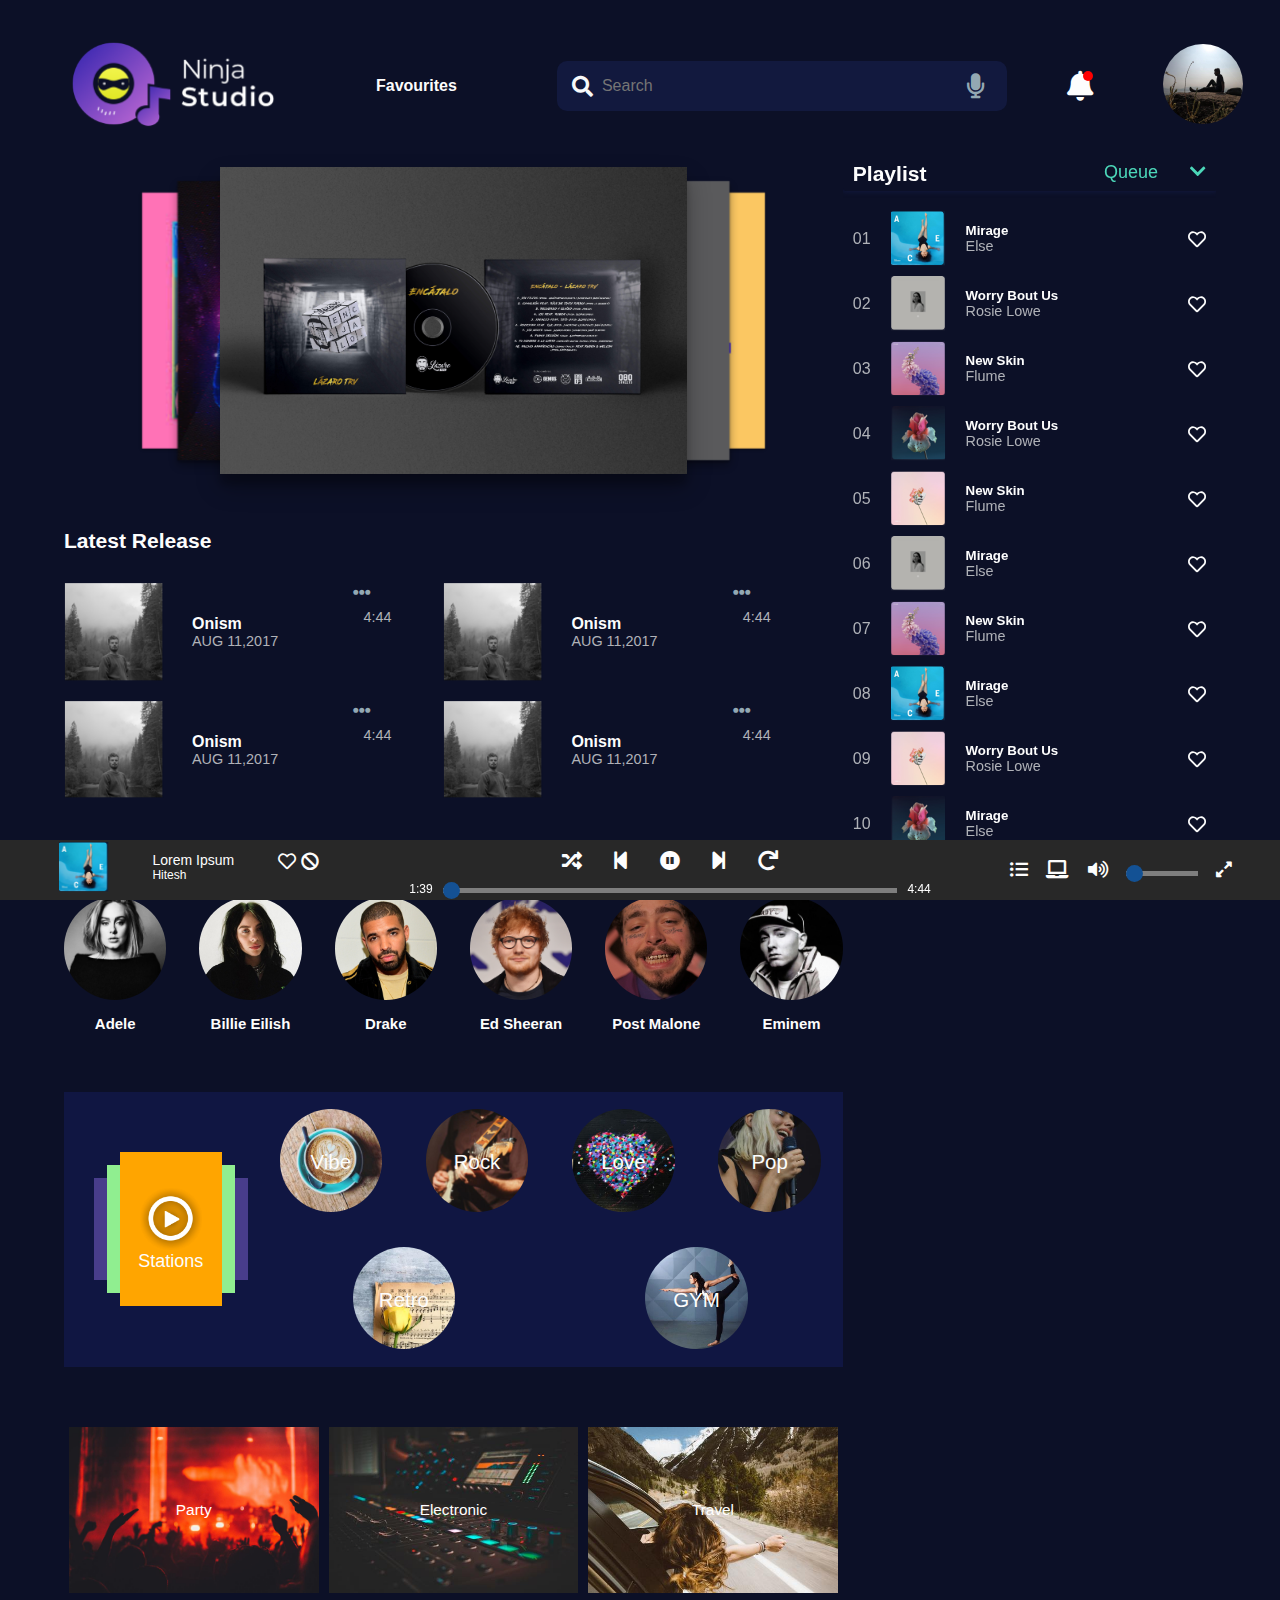
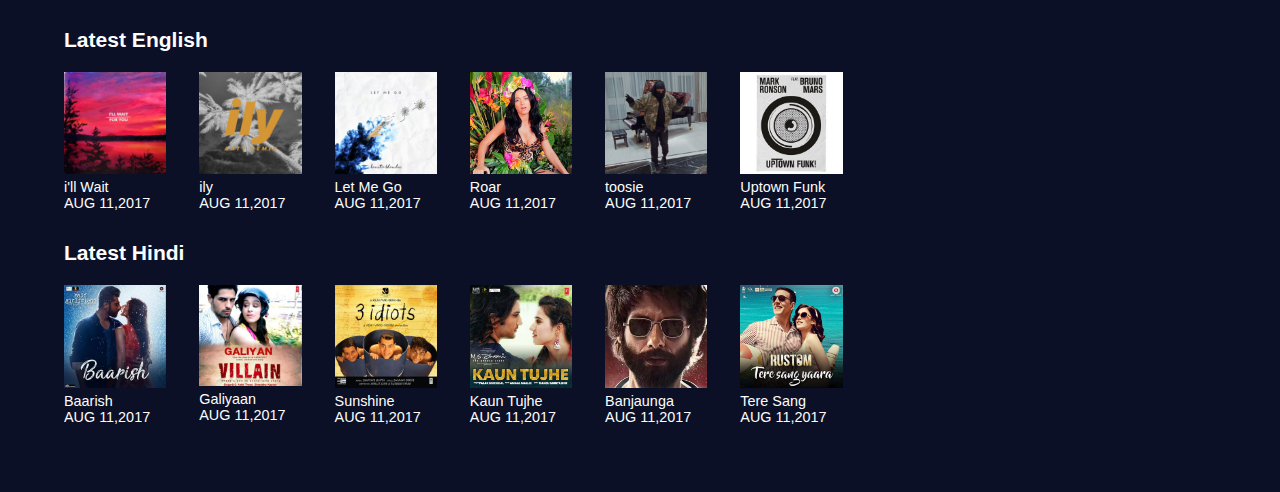
<file: index.html>
<!DOCTYPE html>
<html lang="en">
  <head>
    <meta charset="UTF-8" />
    <meta http-equiv="X-UA-Compatible" content="IE=edge" />
    <meta name="viewport" content="width=device-width, initial-scale=1.0" />
    <link
      rel="stylesheet"
      href="https://cdnjs.cloudflare.com/ajax/libs/font-awesome/5.15.4/css/all.min.css"
      integrity="sha512-1ycn6IcaQQ40/MKBW2W4Rhis/DbILU74C1vSrLJxCq57o941Ym01SwNsOMqvEBFlcgUa6xLiPY/NS5R+E6ztJQ=="
      crossorigin="anonymous"
      referrerpolicy="no-referrer"
    />
    <link rel="stylesheet" href="css/style.css" />
    <title>Ninja Studio</title>
  </head>
  <body>
    <header id="top-header" class="flex">
      <div class="left-section">
        <div class="brand">
          <a href="index.html" style="cursor: pointer;"><img src="assets/images/logo_big.png" alt="" srcset="" /></a>
        </div>
        <div class="favs">
          <h4 class="title">Favourites</h4>
        </div>
      </div>
      <div class="right-section">
        <!--Song Search -->
        <div id="song-search">
          <i class="fas fa-search"></i>
          <input type="text" name="search" placeholder="Search" />
          <i class="fas fa-microphone"></i>
        </div>
        <!-- Notification -->
        <div class="notification">
          <div class="notification-container">
            <i class="fas fa-bell"></i>
            <div class="notification-dot"></div>
          </div>
        </div>
        <!-- User profile pic -->
        <div class="profile-pic">
          <img src="assets/images/profle pic.jpeg" alt="Profile Picture" />
        </div>
      </div>
    </header>
    <!-- main -->
    <div class="bifurcate container flex">
      <main>
        <!-- carosuel with only html and css only  -->
        <section id="slider">
          <input type="radio" name="slider" id="s1" />
          <input type="radio" name="slider" id="s2" />
          <input type="radio" name="slider" id="s3" checked />
          <input type="radio" name="slider" id="s4" />
          <input type="radio" name="slider" id="s5" />
          <label for="s1" id="slide1">
            <img
              src="assets/images/carousel/img1.jpg"
              height="100%"
              width="100%"
            />
          </label>
          <label for="s2" id="slide2">
            <img
              src="assets/images/carousel/img2.jpg"
              height="100%"
              width="100%"
            />
          </label>
          <label for="s3" id="slide3">
            <img
              src="assets/images/carousel/img3.jpg"
              height="100%"
              width="100%"
            />
          </label>
          <label for="s4" id="slide4">
            <img
              src="assets/images/carousel/img4.jpg"
              height="100%"
              width="100%"
            />
          </label>
          <label for="s5" id="slide5">
            <img
              src="assets/images/carousel/img5.jpg"
              height="100%"
              width="100%"
            />
          </label>
        </section>
        <!-- Latest Releases -->
        <section class="latest-release">
            <h3 class="title">Latest Release</h3>
            <div class="latest-releases">
               <div class="releases flex">
                  <div class="left-section">
                    <img src="assets/images/latest-release/latest_release.png" alt="release">
                    <div class="song-title">
                        <h4 class="title">Onism</h4>
                        <p class='times'><time>AUG 11,2017</time></p>
                    </div>
                  </div>
                  <div class="right-section">
                    <a href="#"><i class="fas fa-ellipsis-h block"></i></a>
                    <p class="time"><time>4:44</time></p>
                  </div>
               </div>
               <div class="releases flex">
                <div class="left-section">
                  <img src="assets/images/latest-release/latest_release.png" alt="release">
                  <div class="song-title">
                      <h4 class="title">Onism</h4>
                      <p class='times'><time>AUG 11,2017</time></p>
                  </div>
                </div>
                <div class="right-section">
                  <a href="#"><i class="fas fa-ellipsis-h block"></i></a>
                  <p class="time"><time>4:44</time></p>
                </div>
             </div>


             <div class="releases flex">
              <div class="left-section">
                <img src="assets/images/latest-release/latest_release.png" alt="release">
                <div class="song-title">
                    <h4 class="title">Onism</h4>
                    <p class='times'><time>AUG 11,2017</time></p>
                </div>
              </div>
              <div class="right-section">
                <a href="#"><i class="fas fa-ellipsis-h block"></i></a>
                <p class="time"><time>4:44</time></p>
              </div>
           </div>

           <div class="releases flex">
            <div class="left-section">
              <img src="assets/images/latest-release/latest_release.png" alt="release">
              <div class="song-title">
                  <h4 class="title">Onism</h4>
                  <p class='times'><time>AUG 11,2017</time></p>
              </div>
            </div>
            <div class="right-section">
              <a href="#"><i class="fas fa-ellipsis-h block"></i></a>
              <p class="time"><time>4:44</time></p>
            </div>
         </div>
            </div>
            <div id="dropdown-show" class="drop-down">
              <ul>
                <li><a href="#">Playlist</a></li>
                <li><a href="#">Favourite Songs</a></li>
              </ul>
            </div>
        </section>
        <!-- popular artists -->
        <section class="popular-artist">
          <h3 class="title">Popular Artists</h3>
            <div class="artists">
              <div class="artist">
                <a href="artist.html"><img src="assets/images/artist/adele.jpg" alt="adele"></a>
                <h5>Adele</h5>
             </div> 
             <div class="artist">
              <a href="artist.html"><img src="assets/images/artist/billie eilish.jpg" alt="billie eilish"></a>
                <h5>Billie Eilish</h5>
             </div>
             <div class="artist">
              <a href="artist.html"><img src="assets/images/artist/drake.jpg" alt="drake"></a>
               <h5>Drake</h5>
             </div>
             <div class="artist">
              <a href="artist.html"><img src="assets/images/artist/ed sheeran.jpg" alt="ed sheeran"></a>
               <h5>Ed Sheeran</h5>
             </div>
             <div class="artist">
              <a href="artist.html"><img src="assets/images/artist/posty.png" alt="Post Malone"></a>
               <h5>Post Malone</h5>
             </div> 
             <div class="artist">
              <a href="artist.html"><img src="assets/images/artist/eminem.jpg" alt="Eminem"></a>
              <h5>Eminem</h5>
            </div> 
            </div>    
        </section>
        <!-- stations -->
        <div class="music-themes">
          <!-- this div will be the logo of music themes, see the output, the one with 3 squares/rects  -->
          <!-- the logo with orange, green and yellow color -->
          <div class="stations">
              <div id="div1">
                  <div id="div2">
                      <div id="div3">
                          <img src="assets/icons/play.png">
                          <p>Stations</p>
                      </div>
                  </div>
              </div>
          </div>
          <!-- this is the content part of them themes -->
          <!-- the one which changes colors on hover -->
          <div class="theme-main">
              <div class="theme-content">
                  <img src="assets/images/stations/chill.jpg">
                  <p>Vibe</p>
              </div>
              <div class="theme-content">
                  <img src="assets/images/stations/rock.jpg">
                  <p>Rock</p>
              </div>
              <div class="theme-content">
                  <img src="assets/images/stations/love.jpg">
                  <p>Love</p>
              </div>
              <div class="theme-content">
                  <img src="assets/images/stations/pop.jpg">
                  <p>Pop</p>
              </div>
              <div class="theme-content">
                  <img src="assets/images/stations/retro.jpg">
                  <p>Retro</p>
              </div>
              <div class="theme-content">
                  <img src="assets/images/stations/workout.jpg">
                  <p>GYM</p>
              </div>
          </div>
          
        </div>
        <div class="music-themes-2">
        <!-- 3 divs content -->
        <div class="outer-div">
            <div class="inner-div">
                <span>Party</span>
            </div>
        </div>
        <div class="outer-div">
            <div class="inner-div">
                <span>Electronic</span>
            </div>
        </div>
        <div class="outer-div">
            <div class="inner-div">
                <span>Travel</span>
            </div>
        </div>
        </div>
        <!-- lastest English -->
        <section class="latest-english">
          <h3 class="title">Latest English</h3>
          <div class="songs flex">
             <div class="song">
                <img src="assets/images/songs/latest_english/I'll Wait.jpg" alt="i'll Wait">
                <div class="desc">
                   <p>i'll Wait</p>
                   <p class="times">AUG 11,2017</p>
                </div>
             </div>
             <div class="song">
              <img src="assets/images/songs/latest_english/ily.jpg" alt="ily">
              <div class="desc">
                 <p>ily</p>
                 <p class="times">AUG 11,2017</p>
              </div>
             </div>
             <div class="song">
              <img src="assets/images/songs/latest_english/let me go.jpg" alt="let Me go">
              <div class="desc">
                 <p>Let Me Go</p>
                 <p class="times">AUG 11,2017</p>
              </div>
             </div>
             <div class="song">
              <img src="assets/images/songs/latest_english/roar.jpg" alt="roar">
              <div class="desc">
                 <p>Roar</p>
                 <p class="times">AUG 11,2017</p>
              </div>
             </div>
             <div class="song">
              <img src="assets/images/songs/latest_english/toosie slide.jpg" alt="toosie">
              <div class="desc">
                 <p>toosie</p>
                 <p class="times">AUG 11,2017</p>
              </div>
             </div>
             <div class="song">
              <img src="assets/images/songs/latest_english/uptown funk.png" alt="ily">
              <div class="desc">
                 <p>Uptown Funk</p>
                 <p class="times">AUG 11,2017</p>
              </div>
             </div>  
          </div>
        </section> 
        <!-- latest Hindi -->
        <section class="latest-hindi">
          <h3 class="title">Latest Hindi</h3>
          <div class="songs flex">
          <div class="song">
          <img src="assets/images/songs/latest_hindi/baarish.jpeg" alt="baarish">
          <div class="desc">
             <p>Baarish</p>
             <p class="times">AUG 11,2017</p>
          </div>
          </div>
          <div class="song">
        <img src="assets/images/songs/latest_hindi/galiyaan.jpg" alt="galiyaan">
        <div class="desc">
           <p>Galiyaan</p>
           <p class="times">AUG 11,2017</p>
        </div>
          </div>
          <div class="song">
          <img src="assets/images/songs/latest_hindi/giveme some sunshine.jpg" alt="Give me some sunshine">
          <div class="desc">
            <p>Sunshine</p>
            <p class="times">AUG 11,2017</p>
          </div>
          </div>
          <div class="song">
            <img src="assets/images/songs/latest_hindi/kaun tujhe.jpg" alt="kaun tuje">
            <div class="desc">
              <p>Kaun Tujhe</p>
              <p class="times">AUG 11,2017</p>
            </div>
          </div>
          <div class="song">
            <img src="assets/images/songs/latest_hindi/tera ban jaunga.jpg" alt="Banjaunga">
            <div class="desc">
              <p>Banjaunga</p>
              <p class="times">AUG 11,2017</p>
            </div>
          </div>
          <div class="song">
            <img src="assets/images/songs/latest_hindi/tere sang yara.jpg" alt="tere sang yaara">
            <div class="desc">
              <p>Tere Sang</p>
              <p class="times">AUG 11,2017</p>
            </div>
          </div>
         </div>
        </section>
      </main>
      <!-- Aside section -->
      <aside>
        <!-- Top Section -->
        <div class="queue-top">
          <div class="queue-link flex">
            <h3>Playlist</h3>
            <a href="#dropdown-show" class="q-link">
              <span>Queue</span><i class="fas fa-chevron-down"></i>
              <div id="dropdown-show" class="drop-down">
                <ul>
                  <li><a href="#">Playlist</a></li>
                  <li><a href="#">Favourite Songs</a></li>
                </ul>
              </div> 
            </a>
        </div>
        </div>
        <!-- queue items -->
        <div class="queue-items">
           <div class="item">
            <div class="left-section">
            <p>01</p>
            <img src="assets/images/queue items/1.png"/>
            <div>
              <h5 class="title">Mirage</h5>
              <p>Else</p>
            </div>
          </div>
          <div class="right-section">  
            <i class="far fa-heart"></i>
          </div>  
          </div>
          <div class="item">
            <div class="left-section">
              <p>02</p>
              <img src="assets/images/queue items/2.png"/>
              <div>
                 <h5 class="title">Worry Bout Us</h5>
                 <p>Rosie Lowe</p>
              </div>
            </div>
            <div class="right-section">
              <i class="far fa-heart"></i>
            </div>
          </div>
          <div class="item">
            <div class="left-section">
            <p>03</p>
            <img src="assets/images/queue items/3.png"/>
            <div>
              <h5 class="title">New Skin</h5>
              <p>Flume</p>
            </div>
            </div>
            <div class="right-section">
            <i class="far fa-heart"></i>
            </div>
          </div>
          <div class="item">
            <div class="left-section">
            <p>04</p>
            <img src="assets/images/queue items/4.png"/>
            <div>
              <h5 class="title">Worry Bout Us</h5>
              <p>Rosie Lowe</p>
            </div>
          </div>
          <div class="right-section">
            <i class="far fa-heart"></i>
          </div>
          </div>
          <div class="item ">
            <div class="left-section">
            <p>05</p>
            <img src="assets/images/queue items/5.png"/>
            <div>
              <h5 class="title">New Skin</h5>
              <p>Flume</p>
            </div>
            </div>
            <div class="right-section">
            <i class="far fa-heart"></i>
            </div>
          </div>
          <div class="item ">
            <div class="left-section">
            <p>06</p>
            <img src="assets/images/queue items/2.png"/>
            <div>
              <h5 class="title">Mirage</h5>
              <p>Else</p>
            </div>
            </div>
            <div class="right-section">
            <i class="far fa-heart"></i>
            </div>
          </div>
          <div class="item ">
            <div class="left-section">
            <p>07</p>
            <img src="assets/images/queue items/3.png"/>
            <div>
              <h5 class="title">New Skin</h5>
              <p>Flume</p>
            </div></div>
            <div class="right-section">
            <i class="far fa-heart"></i>
            </div>
          </div>
          <div class="item ">
            <div class="left-section">
            <p>08</p>
            <img src="assets/images/queue items/1.png"/>
            <div>
              <h5 class="title">Mirage</h5>
              <p>Else</p>
            </div>
            </div>
            <div class="right-section">
            <i class="far fa-heart"></i>
          </div>
          </div>
          <div class="item">
          <div class="left-section">
            <p>09</p>
            <img src="assets/images/queue items/5.png"/>
            <div>
              <h5 class="title">Worry Bout Us</h5>
              <p>Rosie Lowe</p>
            </div>
            </div>
            <div class="right-section">
            <i class="far fa-heart"></i>
          </div>
          </div>
          <div class="item">
            <div class="left-section">
            <p>10</p>
            <img src="assets/images/queue items/4.png"/>
            <div>
              <h5 class="title">Mirage</h5>
              <p>Else</p>
            </div>
            </div>
            <div class="right-section">
            <i class="far fa-heart"></i>
            </div>
          </div>
          <div class="item ">
            <div class="left-section">
            <p>11</p>
            <img src="assets/images/queue items/1.png"/>
            <div>
              <h5 class="title">Worry Bout Us</h5>
              <p>Rosie Lowe</p>
            </div>
            </div>
            <div class="right-section">
            <i class="far fa-heart"></i>
            </div>
          </div>
          <div class="item ">
            <div class="left-section">
            <p>12</p>
            <img src="assets/images/queue items/2.png"/>
            <div>
              <h5 class="title">Mirage</h5>
              <p>Else</p>
            </div>
            </div>
            <div class="right-section">
            <i class="far fa-heart"></i>
            </div>
          </div>
          <div class="item ">
            <div class="left-section">
            <p>13</p>
            <img src="assets/images/queue items/3.png"/>
            <div>
              <h5 class="title">New Skin</h5>
              <p>Flume</p>
            </div></div>
            <div class="right-section">
             <i class="far fa-heart"></i>
            </div>
          </div>
          <div class="item ">
            <div class="left-section">
            <p>14</p>
            <img src="assets/images/queue items/5.png"/>
            <div>
              <h5 class="title">Mirage</h5>
              <p>Else</p>
            </div>
            </div>
            <div class="right-section">
            <i class="far fa-heart"></i></div>
          </div>
          <div class="item ">
            <div class="left-section">
            <p>15</p>
            <img src="assets/images/queue items/3.png"/>
            <div>
              <h5 class="title">New Skin</h5>
              <p>Flume</p>
            </div></div>
            <div class="right-section">
             <i class="far fa-heart"></i>
            </div>
          </div>
        </div>
      </aside>
    </div>
    <!-- music player -->
    <footer>
      <div class="active-song-description">
          <!-- song image -->
          <div id="song-image">
              <img src="assets/images/queue items/1.png">
          </div>
          <!-- song name and author -->
          <div class="song-desc">
              <div>
                  Lorem Ipsum
              </div>
              <div>
                  Hitesh
              </div>
          </div>
              <!-- heart icon and ban icon -->
          <div class="heart-and-ban-icon">
              <span>
              <i class="far fa-heart"></i>
              </span>
              <span>
                  <i class="fas fa-ban"></i>
              </span>
          </div>
      </div>
      <!-- these are the main player controls -->
      <div class="player">
          <div class="controls">
              <div><i class="fas fa-random"></i></div>
              <div> <i class="fas fa-step-backward"></i></div>
              <div><i class="fas fa-pause-circle"></i></div>
              <div><i class="fas fa-step-forward"></i></div>
              <div><i class="fas fa-redo"></i></div>
          </div>
          <div id="slider">
              <!-- current time -->
              <div class="time">
                  1:39
              </div>
              <div class="slidecontainer">
                  <input type="range" min="0" max="100" value="0" class="slider" id="myRange">
              </div>
              <!-- total time -->
              <div class="time">
                  4:44
              </div>
          </div>
      </div>
      <div class="extras">
          <div>
            <i class="fas fa-list-ul"></i>
          </div>
          <div>
              <i class="fas fa-laptop"></i>
          </div>
          <div>
             <i class="fas fa-volume-up"></i>
          </div>
          <div class="slidecontainer" style="width:30%;">
              <input type="range" min="0" max="100" value="0" class="slider" id="myRange" style="margin-top:0px;">
          </div>
          <div><i class="fas fa-expand-alt"></i>
          </div>
      </div>
  </footer>
  </body>
</html>
</file>
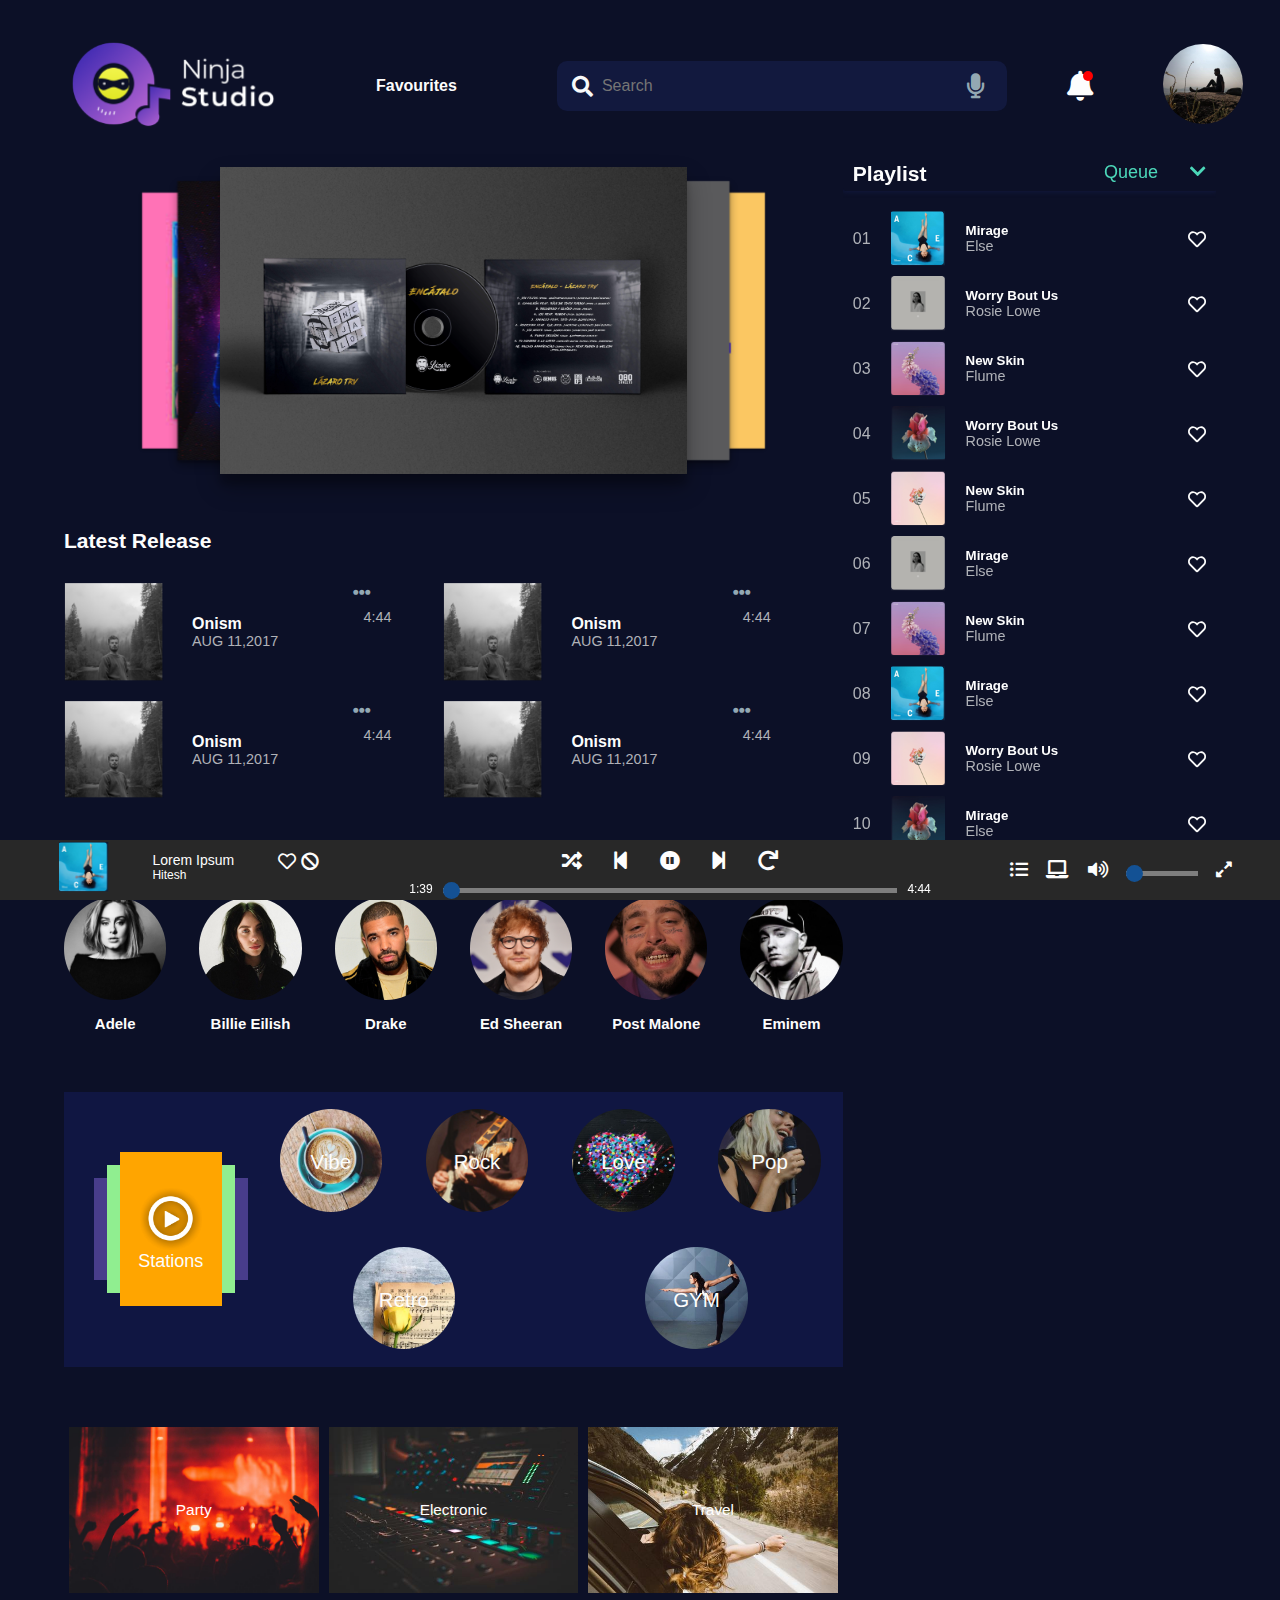
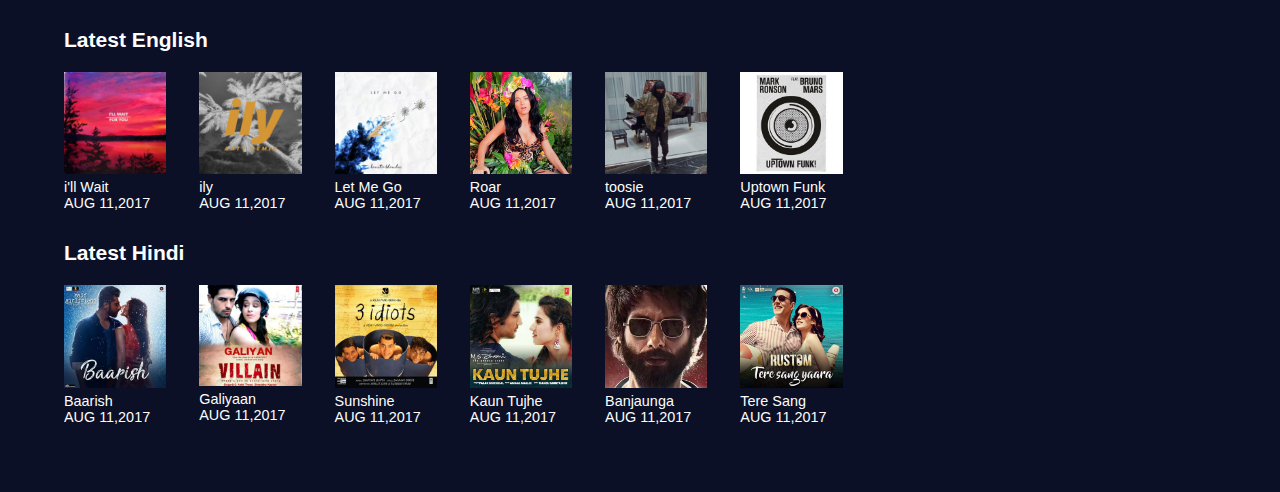
<file: html/index.html>
<!DOCTYPE html>
<html lang="en">
  <head>
    <meta charset="UTF-8" />
    <meta http-equiv="X-UA-Compatible" content="IE=edge" />
    <meta name="viewport" content="width=device-width, initial-scale=1.0" />
    <link
      rel="stylesheet"
      href="https://cdnjs.cloudflare.com/ajax/libs/font-awesome/5.15.4/css/all.min.css"
      integrity="sha512-1ycn6IcaQQ40/MKBW2W4Rhis/DbILU74C1vSrLJxCq57o941Ym01SwNsOMqvEBFlcgUa6xLiPY/NS5R+E6ztJQ=="
      crossorigin="anonymous"
      referrerpolicy="no-referrer"
    />
    <link rel="stylesheet" href="../css/style.css" />
    <title>Ninja Studio</title>
  </head>
  <body>
    <header id="top-header" class="flex">
      <div class="left-section">
        <div class="brand">
          <a href="index.html" style="cursor: pointer;"><img src="../assets/images/logo_big.png" alt="" srcset="" /></a>
        </div>
        <div class="favs">
          <h4 class="title">Favourites</h4>
        </div>
      </div>
      <div class="right-section">
        <!--Song Search -->
        <div id="song-search">
          <i class="fas fa-search"></i>
          <input type="text" name="search" placeholder="Search" />
          <i class="fas fa-microphone"></i>
        </div>
        <!-- Notification -->
        <div class="notification">
          <div class="notification-container">
            <i class="fas fa-bell"></i>
            <div class="notification-dot"></div>
          </div>
        </div>
        <!-- User profile pic -->
        <div class="profile-pic">
          <img src="../assets/images/profle pic.jpeg" alt="Profile Picture" />
        </div>
      </div>
    </header>
    <!-- main -->
    <div class="bifurcate container flex">
      <main>
        <!-- carosuel with only html and css only  -->
        <section id="slider">
          <input type="radio" name="slider" id="s1" />
          <input type="radio" name="slider" id="s2" />
          <input type="radio" name="slider" id="s3" checked />
          <input type="radio" name="slider" id="s4" />
          <input type="radio" name="slider" id="s5" />
          <label for="s1" id="slide1">
            <img
              src="../assets/images/carousel/img1.jpg"
              height="100%"
              width="100%"
            />
          </label>
          <label for="s2" id="slide2">
            <img
              src="../assets/images/carousel/img2.jpg"
              height="100%"
              width="100%"
            />
          </label>
          <label for="s3" id="slide3">
            <img
              src="../assets/images/carousel/img3.jpg"
              height="100%"
              width="100%"
            />
          </label>
          <label for="s4" id="slide4">
            <img
              src="../assets/images/carousel/img4.jpg"
              height="100%"
              width="100%"
            />
          </label>
          <label for="s5" id="slide5">
            <img
              src="../assets/images/carousel/img5.jpg"
              height="100%"
              width="100%"
            />
          </label>
        </section>
        <!-- Latest Releases -->
        <section class="latest-release">
            <h3 class="title">Latest Release</h3>
            <div class="latest-releases">
               <div class="releases flex">
                  <div class="left-section">
                    <img src="../assets/images/latest-release/latest_release.png" alt="release">
                    <div class="song-title">
                        <h4 class="title">Onism</h4>
                        <p class='times'><time>AUG 11,2017</time></p>
                    </div>
                  </div>
                  <div class="right-section">
                    <a href="#"><i class="fas fa-ellipsis-h block"></i></a>
                    <p class="time"><time>4:44</time></p>
                  </div>
               </div>
               <div class="releases flex">
                <div class="left-section">
                  <img src="../assets/images/latest-release/latest_release.png" alt="release">
                  <div class="song-title">
                      <h4 class="title">Onism</h4>
                      <p class='times'><time>AUG 11,2017</time></p>
                  </div>
                </div>
                <div class="right-section">
                  <a href="#"><i class="fas fa-ellipsis-h block"></i></a>
                  <p class="time"><time>4:44</time></p>
                </div>
             </div>


             <div class="releases flex">
              <div class="left-section">
                <img src="../assets/images/latest-release/latest_release.png" alt="release">
                <div class="song-title">
                    <h4 class="title">Onism</h4>
                    <p class='times'><time>AUG 11,2017</time></p>
                </div>
              </div>
              <div class="right-section">
                <a href="#"><i class="fas fa-ellipsis-h block"></i></a>
                <p class="time"><time>4:44</time></p>
              </div>
           </div>

           <div class="releases flex">
            <div class="left-section">
              <img src="../assets/images/latest-release/latest_release.png" alt="release">
              <div class="song-title">
                  <h4 class="title">Onism</h4>
                  <p class='times'><time>AUG 11,2017</time></p>
              </div>
            </div>
            <div class="right-section">
              <a href="#"><i class="fas fa-ellipsis-h block"></i></a>
              <p class="time"><time>4:44</time></p>
            </div>
         </div>
            </div>
            <div id="dropdown-show" class="drop-down">
              <ul>
                <li><a href="#">Playlist</a></li>
                <li><a href="#">Favourite Songs</a></li>
              </ul>
            </div>
        </section>
        <!-- popular artists -->
        <section class="popular-artist">
          <h3 class="title">Popular Artists</h3>
            <div class="artists">
              <div class="artist">
                <a href="artist.html"><img src="../assets/images/artist/adele.jpg" alt="adele"></a>
                <h5>Adele</h5>
             </div> 
             <div class="artist">
              <a href="artist.html"><img src="../assets/images/artist/billie eilish.jpg" alt="billie eilish"></a>
                <h5>Billie Eilish</h5>
             </div>
             <div class="artist">
              <a href="artist.html"><img src="../assets/images/artist/drake.jpg" alt="drake"></a>
               <h5>Drake</h5>
             </div>
             <div class="artist">
              <a href="artist.html"><img src="../assets/images/artist/ed sheeran.jpg" alt="ed sheeran"></a>
               <h5>Ed Sheeran</h5>
             </div>
             <div class="artist">
              <a href="artist.html"><img src="../assets/images/artist/posty.png" alt="Post Malone"></a>
               <h5>Post Malone</h5>
             </div> 
             <div class="artist">
              <a href="artist.html"><img src="../assets/images/artist/eminem.jpg" alt="Eminem"></a>
              <h5>Eminem</h5>
            </div> 
            </div>    
        </section>
        <!-- stations -->
        <div class="music-themes">
          <!-- this div will be the logo of music themes, see the output, the one with 3 squares/rects  -->
          <!-- the logo with orange, green and yellow color -->
          <div class="stations">
              <div id="div1">
                  <div id="div2">
                      <div id="div3">
                          <img src="../assets/icons/play.png">
                          <p>Stations</p>
                      </div>
                  </div>
              </div>
          </div>
          <!-- this is the content part of them themes -->
          <!-- the one which changes colors on hover -->
          <div class="theme-main">
              <div class="theme-content">
                  <img src="../assets/images/stations/chill.jpg">
                  <p>Vibe</p>
              </div>
              <div class="theme-content">
                  <img src="../assets/images/stations/rock.jpg">
                  <p>Rock</p>
              </div>
              <div class="theme-content">
                  <img src="../assets/images/stations/love.jpg">
                  <p>Love</p>
              </div>
              <div class="theme-content">
                  <img src="../assets/images/stations/pop.jpg">
                  <p>Pop</p>
              </div>
              <div class="theme-content">
                  <img src="../assets/images/stations/retro.jpg">
                  <p>Retro</p>
              </div>
              <div class="theme-content">
                  <img src="../assets/images/stations/workout.jpg">
                  <p>GYM</p>
              </div>
          </div>
          
        </div>
        <div class="music-themes-2">
        <!-- 3 divs content -->
        <div class="outer-div">
            <div class="inner-div">
                <span>Party</span>
            </div>
        </div>
        <div class="outer-div">
            <div class="inner-div">
                <span>Electronic</span>
            </div>
        </div>
        <div class="outer-div">
            <div class="inner-div">
                <span>Travel</span>
            </div>
        </div>
        </div>
        <!-- lastest English -->
        <section class="latest-english">
          <h3 class="title">Latest English</h3>
          <div class="songs flex">
             <div class="song">
                <img src="../assets/images/songs/latest_english/I'll Wait.jpg" alt="i'll Wait">
                <div class="desc">
                   <p>i'll Wait</p>
                   <p class="times">AUG 11,2017</p>
                </div>
             </div>
             <div class="song">
              <img src="../assets/images/songs/latest_english/ily.jpg" alt="ily">
              <div class="desc">
                 <p>ily</p>
                 <p class="times">AUG 11,2017</p>
              </div>
             </div>
             <div class="song">
              <img src="../assets/images/songs/latest_english/let me go.jpg" alt="let Me go">
              <div class="desc">
                 <p>Let Me Go</p>
                 <p class="times">AUG 11,2017</p>
              </div>
             </div>
             <div class="song">
              <img src="../assets/images/songs/latest_english/roar.jpg" alt="roar">
              <div class="desc">
                 <p>Roar</p>
                 <p class="times">AUG 11,2017</p>
              </div>
             </div>
             <div class="song">
              <img src="../assets/images/songs/latest_english/toosie slide.jpg" alt="toosie">
              <div class="desc">
                 <p>toosie</p>
                 <p class="times">AUG 11,2017</p>
              </div>
             </div>
             <div class="song">
              <img src="../assets/images/songs/latest_english/uptown funk.png" alt="ily">
              <div class="desc">
                 <p>Uptown Funk</p>
                 <p class="times">AUG 11,2017</p>
              </div>
             </div>  
          </div>
        </section> 
        <!-- latest Hindi -->
        <section class="latest-hindi">
          <h3 class="title">Latest Hindi</h3>
          <div class="songs flex">
          <div class="song">
          <img src="../assets/images/songs/latest_hindi/baarish.jpeg" alt="baarish">
          <div class="desc">
             <p>Baarish</p>
             <p class="times">AUG 11,2017</p>
          </div>
          </div>
          <div class="song">
        <img src="../assets/images/songs/latest_hindi/galiyaan.jpg" alt="galiyaan">
        <div class="desc">
           <p>Galiyaan</p>
           <p class="times">AUG 11,2017</p>
        </div>
          </div>
          <div class="song">
          <img src="../assets/images/songs/latest_hindi/giveme some sunshine.jpg" alt="Give me some sunshine">
          <div class="desc">
            <p>Sunshine</p>
            <p class="times">AUG 11,2017</p>
          </div>
          </div>
          <div class="song">
            <img src="../assets/images/songs/latest_hindi/kaun tujhe.jpg" alt="kaun tuje">
            <div class="desc">
              <p>Kaun Tujhe</p>
              <p class="times">AUG 11,2017</p>
            </div>
          </div>
          <div class="song">
            <img src="../assets/images/songs/latest_hindi/tera ban jaunga.jpg" alt="Banjaunga">
            <div class="desc">
              <p>Banjaunga</p>
              <p class="times">AUG 11,2017</p>
            </div>
          </div>
          <div class="song">
            <img src="../assets/images/songs/latest_hindi/tere sang yara.jpg" alt="tere sang yaara">
            <div class="desc">
              <p>Tere Sang</p>
              <p class="times">AUG 11,2017</p>
            </div>
          </div>
         </div>
        </section>
      </main>
      <!-- Aside section -->
      <aside>
        <!-- Top Section -->
        <div class="queue-top">
          <div class="queue-link flex">
            <h3>Playlist</h3>
            <a href="#dropdown-show" class="q-link">
              <span>Queue</span><i class="fas fa-chevron-down"></i>
              <div id="dropdown-show" class="drop-down">
                <ul>
                  <li><a href="#">Playlist</a></li>
                  <li><a href="#">Favourite Songs</a></li>
                </ul>
              </div> 
            </a>
        </div>
        </div>
        <!-- queue items -->
        <div class="queue-items">
           <div class="item">
            <div class="left-section">
            <p>01</p>
            <img src="../assets/images/queue items/1.png"/>
            <div>
              <h5 class="title">Mirage</h5>
              <p>Else</p>
            </div>
          </div>
          <div class="right-section">  
            <i class="far fa-heart"></i>
          </div>  
          </div>
          <div class="item">
            <div class="left-section">
              <p>02</p>
              <img src="../assets/images/queue items/2.png"/>
              <div>
                 <h5 class="title">Worry Bout Us</h5>
                 <p>Rosie Lowe</p>
              </div>
            </div>
            <div class="right-section">
              <i class="far fa-heart"></i>
            </div>
          </div>
          <div class="item">
            <div class="left-section">
            <p>03</p>
            <img src="../assets/images/queue items/3.png"/>
            <div>
              <h5 class="title">New Skin</h5>
              <p>Flume</p>
            </div>
            </div>
            <div class="right-section">
            <i class="far fa-heart"></i>
            </div>
          </div>
          <div class="item">
            <div class="left-section">
            <p>04</p>
            <img src="../assets/images/queue items/4.png"/>
            <div>
              <h5 class="title">Worry Bout Us</h5>
              <p>Rosie Lowe</p>
            </div>
          </div>
          <div class="right-section">
            <i class="far fa-heart"></i>
          </div>
          </div>
          <div class="item ">
            <div class="left-section">
            <p>05</p>
            <img src="../assets/images/queue items/5.png"/>
            <div>
              <h5 class="title">New Skin</h5>
              <p>Flume</p>
            </div>
            </div>
            <div class="right-section">
            <i class="far fa-heart"></i>
            </div>
          </div>
          <div class="item ">
            <div class="left-section">
            <p>06</p>
            <img src="../assets/images/queue items/2.png"/>
            <div>
              <h5 class="title">Mirage</h5>
              <p>Else</p>
            </div>
            </div>
            <div class="right-section">
            <i class="far fa-heart"></i>
            </div>
          </div>
          <div class="item ">
            <div class="left-section">
            <p>07</p>
            <img src="../assets/images/queue items/3.png"/>
            <div>
              <h5 class="title">New Skin</h5>
              <p>Flume</p>
            </div></div>
            <div class="right-section">
            <i class="far fa-heart"></i>
            </div>
          </div>
          <div class="item ">
            <div class="left-section">
            <p>08</p>
            <img src="../assets/images/queue items/1.png"/>
            <div>
              <h5 class="title">Mirage</h5>
              <p>Else</p>
            </div>
            </div>
            <div class="right-section">
            <i class="far fa-heart"></i>
          </div>
          </div>
          <div class="item">
          <div class="left-section">
            <p>09</p>
            <img src="../assets/images/queue items/5.png"/>
            <div>
              <h5 class="title">Worry Bout Us</h5>
              <p>Rosie Lowe</p>
            </div>
            </div>
            <div class="right-section">
            <i class="far fa-heart"></i>
          </div>
          </div>
          <div class="item">
            <div class="left-section">
            <p>10</p>
            <img src="../assets/images/queue items/4.png"/>
            <div>
              <h5 class="title">Mirage</h5>
              <p>Else</p>
            </div>
            </div>
            <div class="right-section">
            <i class="far fa-heart"></i>
            </div>
          </div>
          <div class="item ">
            <div class="left-section">
            <p>11</p>
            <img src="../assets/images/queue items/1.png"/>
            <div>
              <h5 class="title">Worry Bout Us</h5>
              <p>Rosie Lowe</p>
            </div>
            </div>
            <div class="right-section">
            <i class="far fa-heart"></i>
            </div>
          </div>
          <div class="item ">
            <div class="left-section">
            <p>12</p>
            <img src="../assets/images/queue items/2.png"/>
            <div>
              <h5 class="title">Mirage</h5>
              <p>Else</p>
            </div>
            </div>
            <div class="right-section">
            <i class="far fa-heart"></i>
            </div>
          </div>
          <div class="item ">
            <div class="left-section">
            <p>13</p>
            <img src="../assets/images/queue items/3.png"/>
            <div>
              <h5 class="title">New Skin</h5>
              <p>Flume</p>
            </div></div>
            <div class="right-section">
             <i class="far fa-heart"></i>
            </div>
          </div>
          <div class="item ">
            <div class="left-section">
            <p>14</p>
            <img src="../assets/images/queue items/5.png"/>
            <div>
              <h5 class="title">Mirage</h5>
              <p>Else</p>
            </div>
            </div>
            <div class="right-section">
            <i class="far fa-heart"></i></div>
          </div>
          <div class="item ">
            <div class="left-section">
            <p>15</p>
            <img src="../assets/images/queue items/3.png"/>
            <div>
              <h5 class="title">New Skin</h5>
              <p>Flume</p>
            </div></div>
            <div class="right-section">
             <i class="far fa-heart"></i>
            </div>
          </div>
        </div>
      </aside>
    </div>
    <!-- music player -->
    <footer>
      <div class="active-song-description">
          <!-- song image -->
          <div id="song-image">
              <img src="../assets/images/queue items/1.png">
          </div>
          <!-- song name and author -->
          <div class="song-desc">
              <div>
                  Lorem Ipsum
              </div>
              <div>
                  Hitesh
              </div>
          </div>
              <!-- heart icon and ban icon -->
          <div class="heart-and-ban-icon">
              <span>
              <i class="far fa-heart"></i>
              </span>
              <span>
                  <i class="fas fa-ban"></i>
              </span>
          </div>
      </div>
      <!-- these are the main player controls -->
      <div class="player">
          <div class="controls">
              <div><i class="fas fa-random"></i></div>
              <div> <i class="fas fa-step-backward"></i></div>
              <div><i class="fas fa-pause-circle"></i></div>
              <div><i class="fas fa-step-forward"></i></div>
              <div><i class="fas fa-redo"></i></div>
          </div>
          <div id="slider">
              <!-- current time -->
              <div class="time">
                  1:39
              </div>
              <div class="slidecontainer">
                  <input type="range" min="0" max="100" value="0" class="slider" id="myRange">
              </div>
              <!-- total time -->
              <div class="time">
                  4:44
              </div>
          </div>
      </div>
      <div class="extras">
          <div>
            <i class="fas fa-list-ul"></i>
          </div>
          <div>
              <i class="fas fa-laptop"></i>
          </div>
          <div>
             <i class="fas fa-volume-up"></i>
          </div>
          <div class="slidecontainer" style="width:30%;">
              <input type="range" min="0" max="100" value="0" class="slider" id="myRange" style="margin-top:0px;">
          </div>
          <div><i class="fas fa-expand-alt"></i>
          </div>
      </div>
  </footer>
  </body>
</html>
</file>
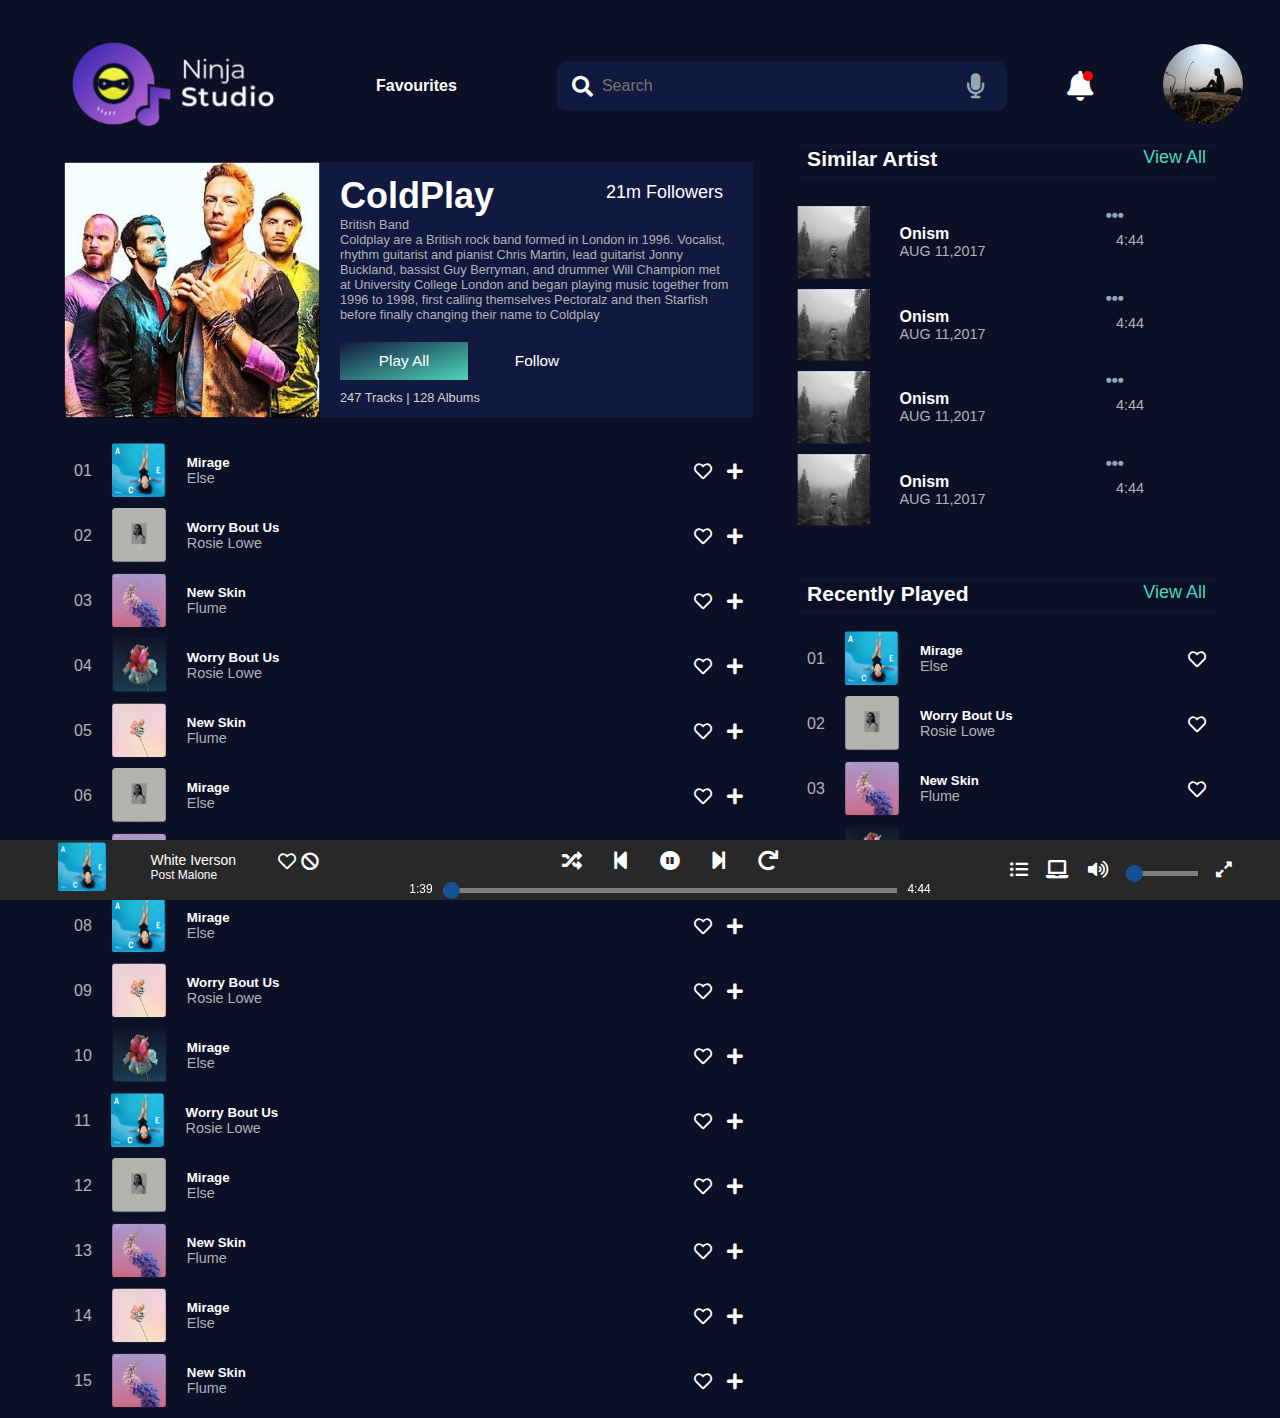
<file: html/artist.html>
<!DOCTYPE html>
<html lang="en">
<head>
    <meta charset="UTF-8">
    <meta http-equiv="X-UA-Compatible" content="IE=edge">
    <meta name="viewport" content="width=device-width, initial-scale=1.0">
    <link
      rel="stylesheet"
      href="https://cdnjs.cloudflare.com/ajax/libs/font-awesome/5.15.4/css/all.min.css"
      integrity="sha512-1ycn6IcaQQ40/MKBW2W4Rhis/DbILU74C1vSrLJxCq57o941Ym01SwNsOMqvEBFlcgUa6xLiPY/NS5R+E6ztJQ=="
      crossorigin="anonymous"
      referrerpolicy="no-referrer"
    />
    <link rel="stylesheet" href="../css/style.css">
    <title>Artist</title>
</head>
<body>
    <header id="top-header" class="flex">
        <div class="left-section">
          <div class="brand">
            <a href="index.html" style="cursor: pointer;"><img src="../assets/images/logo_big.png" alt="" srcset="" /></a>
          </div>
          <div class="favs">
            <h4 class="title">Favourites</h4>
          </div>
        </div>
        <div class="right-section">
          <!--Song Search -->
          <div id="song-search">
            <i class="fas fa-search"></i>
            <input type="text" name="search" placeholder="Search" />
            <i class="fas fa-microphone"></i>
          </div>
          <!-- Notification -->
          <div class="notification">
            <div class="notification-container">
              <i class="fas fa-bell"></i>
              <div class="notification-dot"></div>
            </div>
          </div>
          <!-- User profile pic -->
          <div class="profile-pic">
            <img src="../assets/images/profle pic.jpeg" alt="Profile Picture" />
          </div>
        </div>
    </header>
    <div class="flex container">
        <main>
            <div class="full-page">
            <div class="main-section">
                <section class="description">
                    <div class="left-section">
                       <img src="../assets/images/artist/coldplay.jpg"/>
                    </div>
                    <div class="right-section">
                        <div class="descriptive-part">
                            <div class="song-name-main">
                                <h1>ColdPlay</h1>
                            </div>
                            <div class="followers">
                                21m Followers
                            </div>
                            <p class="author">British Band</p>
                            <p class="descp">
                                Coldplay are a British rock band formed in London in 1996. Vocalist, rhythm guitarist and pianist Chris Martin, lead guitarist Jonny Buckland, bassist Guy Berryman, and drummer Will Champion met at University College London and began playing music together from 1996 to 1998, first calling themselves Pectoralz and then Starfish before finally changing their name to Coldplay
                            </p>
                            <div class="action-part">
                                <div class="btns">
                                    <button>Play All</button>
                                    <button>Follow</button>
                                </div>
                                <p style="color:lightgray" class="plays">
                                    247 Tracks | 128 Albums
                                </p>
                            </div>
        
                        </div>
                    </div>
               </section>
            </div>
            <!-- tracks -->
            <div class="queue-items">
                <div class="item">
                 <div class="left-section">
                 <p>01</p>
                 <img src="../assets/images/queue items/1.png"/>
                 <div>
                   <h5 class="title">Mirage</h5>
                   <p>Else</p>
                 </div>
               </div>
               <div class="right-section">  
                 <i class="far fa-heart"></i>
                 &nbsp;&nbsp;&nbsp;
                 <i class="fas fa-plus"></i>
               </div>  
               </div>
               <div class="item">
                 <div class="left-section">
                   <p>02</p>
                   <img src="../assets/images/queue items/2.png"/>
                   <div>
                      <h5 class="title">Worry Bout Us</h5>
                      <p>Rosie Lowe</p>
                   </div>
                 </div>
                 <div class="right-section">  
                    <i class="far fa-heart"></i>
                    &nbsp;&nbsp;&nbsp;
                    <i class="fas fa-plus"></i>
                  </div>
               </div>
               <div class="item">
                 <div class="left-section">
                 <p>03</p>
                 <img src="../assets/images/queue items/3.png"/>
                 <div>
                   <h5 class="title">New Skin</h5>
                   <p>Flume</p>
                 </div>
                 </div>
                 <div class="right-section">  
                    <i class="far fa-heart"></i>
                    &nbsp;&nbsp;&nbsp;
                    <i class="fas fa-plus"></i>
                  </div>
               </div>
               <div class="item">
                 <div class="left-section">
                 <p>04</p>
                 <img src="../assets/images/queue items/4.png"/>
                 <div>
                   <h5 class="title">Worry Bout Us</h5>
                   <p>Rosie Lowe</p>
                 </div>
               </div>
               <div class="right-section">  
                <i class="far fa-heart"></i>
                &nbsp;&nbsp;&nbsp;
                <i class="fas fa-plus"></i>
              </div>
               </div>
               <div class="item ">
                 <div class="left-section">
                 <p>05</p>
                 <img src="../assets/images/queue items/5.png"/>
                 <div>
                   <h5 class="title">New Skin</h5>
                   <p>Flume</p>
                 </div>
                 </div>
                 <div class="right-section">  
                    <i class="far fa-heart"></i>
                    &nbsp;&nbsp;&nbsp;
                    <i class="fas fa-plus"></i>
                  </div>
               </div>
               <div class="item ">
                 <div class="left-section">
                 <p>06</p>
                 <img src="../assets/images/queue items/2.png"/>
                 <div>
                   <h5 class="title">Mirage</h5>
                   <p>Else</p>
                 </div>
                 </div>
                 <div class="right-section">  
                    <i class="far fa-heart"></i>
                    &nbsp;&nbsp;&nbsp;
                    <i class="fas fa-plus"></i>
                  </div>
               </div>
               <div class="item ">
                 <div class="left-section">
                 <p>07</p>
                 <img src="../assets/images/queue items/3.png"/>
                 <div>
                   <h5 class="title">New Skin</h5>
                   <p>Flume</p>
                 </div></div>
                 <div class="right-section">  
                    <i class="far fa-heart"></i>
                    &nbsp;&nbsp;&nbsp;
                    <i class="fas fa-plus"></i>
                  </div>
               </div>
               <div class="item ">
                 <div class="left-section">
                 <p>08</p>
                 <img src="../assets/images/queue items/1.png"/>
                 <div>
                   <h5 class="title">Mirage</h5>
                   <p>Else</p>
                 </div>
                 </div>
                 <div class="right-section">  
                    <i class="far fa-heart"></i>
                    &nbsp;&nbsp;&nbsp;
                    <i class="fas fa-plus"></i>
                  </div>
               </div>
               <div class="item">
               <div class="left-section">
                 <p>09</p>
                 <img src="../assets/images/queue items/5.png"/>
                 <div>
                   <h5 class="title">Worry Bout Us</h5>
                   <p>Rosie Lowe</p>
                 </div>
                 </div>
                 <div class="right-section">  
                    <i class="far fa-heart"></i>
                    &nbsp;&nbsp;&nbsp;
                    <i class="fas fa-plus"></i>
                  </div>
               </div>
               <div class="item">
                 <div class="left-section">
                 <p>10</p>
                 <img src="../assets/images/queue items/4.png"/>
                 <div>
                   <h5 class="title">Mirage</h5>
                   <p>Else</p>
                 </div>
                 </div>
                 <div class="right-section">  
                    <i class="far fa-heart"></i>
                    &nbsp;&nbsp;&nbsp;
                    <i class="fas fa-plus"></i>
                  </div>
               </div>
               <div class="item ">
                 <div class="left-section">
                 <p>11</p>
                 <img src="../assets/images/queue items/1.png"/>
                 <div>
                   <h5 class="title">Worry Bout Us</h5>
                   <p>Rosie Lowe</p>
                 </div>
                 </div>
                 <div class="right-section">  
                    <i class="far fa-heart"></i>
                    &nbsp;&nbsp;&nbsp;
                    <i class="fas fa-plus"></i>
                  </div>
               </div>
               <div class="item ">
                 <div class="left-section">
                 <p>12</p>
                 <img src="../assets/images/queue items/2.png"/>
                 <div>
                   <h5 class="title">Mirage</h5>
                   <p>Else</p>
                 </div>
                 </div>
                 <div class="right-section">  
                    <i class="far fa-heart"></i>
                    &nbsp;&nbsp;&nbsp;
                    <i class="fas fa-plus"></i>
                  </div>
               </div>
               <div class="item ">
                 <div class="left-section">
                 <p>13</p>
                 <img src="../assets/images/queue items/3.png"/>
                 <div>
                   <h5 class="title">New Skin</h5>
                   <p>Flume</p>
                 </div></div>
                 <div class="right-section">  
                    <i class="far fa-heart"></i>
                    &nbsp;&nbsp;&nbsp;
                    <i class="fas fa-plus"></i>
                  </div>
               </div>
               <div class="item ">
                 <div class="left-section">
                 <p>14</p>
                 <img src="../assets/images/queue items/5.png"/>
                 <div>
                   <h5 class="title">Mirage</h5>
                   <p>Else</p>
                 </div>
                 </div>
                 <div class="right-section">  
                    <i class="far fa-heart"></i>
                    &nbsp;&nbsp;&nbsp;
                    <i class="fas fa-plus"></i>
                  </div>
               </div>
               <div class="item ">
                 <div class="left-section">
                 <p>15</p>
                 <img src="../assets/images/queue items/3.png"/>
                 <div>
                   <h5 class="title">New Skin</h5>
                   <p>Flume</p>
                 </div></div>
                 <div class="right-section">  
                    <i class="far fa-heart"></i>
                    &nbsp;&nbsp;&nbsp;
                    <i class="fas fa-plus"></i>
                  </div>
               </div>
             </div>
            </div> 
        </main>
        <aside>
            <!-- Top selction -->
            <div class="similar-artist">
                <div class="queue-top" style="margin-top:15px">
                    <div class="queue-link flex">
                      <h3>Similar Artist</h3>
                      <a>View All</a>
                  </div>
                </div>
                <div class="latest-releases">
                    <div class="releases flex">
                       <div class="left-section">
                         <img src="../assets/images/latest-release/latest_release.png" alt="release">
                         <div class="song-title">
                             <h4 class="title">Onism</h4>
                             <p class='times'><time>AUG 11,2017</time></p>
                         </div>
                       </div>
                       <div class="right-section">
                         <a href="#"><i class="fas fa-ellipsis-h block"></i></a>
                         <p class="time"><time>4:44</time></p>
                       </div>
                    </div>
                    <div class="releases flex">
                     <div class="left-section">
                       <img src="../assets/images/latest-release/latest_release.png" alt="release">
                       <div class="song-title">
                           <h4 class="title">Onism</h4>
                           <p class='times'><time>AUG 11,2017</time></p>
                       </div>
                     </div>
                     <div class="right-section">
                       <a href="#"><i class="fas fa-ellipsis-h block"></i></a>
                       <p class="time"><time>4:44</time></p>
                     </div>
                  </div>
     
     
                  <div class="releases flex">
                   <div class="left-section">
                     <img src="../assets/images/latest-release/latest_release.png" alt="release">
                     <div class="song-title">
                         <h4 class="title">Onism</h4>
                         <p class='times'><time>AUG 11,2017</time></p>
                     </div>
                   </div>
                   <div class="right-section">
                     <a href="#"><i class="fas fa-ellipsis-h block"></i></a>
                     <p class="time"><time>4:44</time></p>
                   </div>
                </div>
     
                <div class="releases flex">
                 <div class="left-section">
                   <img src="../assets/images/latest-release/latest_release.png" alt="release">
                   <div class="song-title">
                       <h4 class="title">Onism</h4>
                       <p class='times'><time>AUG 11,2017</time></p>
                   </div>
                 </div>
                 <div class="right-section">
                   <a href="#"><i class="fas fa-ellipsis-h block"></i></a>
                   <p class="time"><time>4:44</time></p>
                 </div>
              </div>
                 </div>
            </div>
            <!-- bottom Section -->
            <div class="recently-played">
            <div class="queue-top">
              <div class="queue-link flex">
                <h3>Recently Played</h3>
                <a>View All</a>
            </div>
            </div>
            <!-- queue items -->
            <div class="queue-items">
               <div class="item">
                <div class="left-section">
                <p>01</p>
                <img src="../assets/images/queue items/1.png"/>
                <div>
                  <h5 class="title">Mirage</h5>
                  <p>Else</p>
                </div>
              </div>
              <div class="right-section">  
                <i class="far fa-heart"></i>
              </div>  
              </div>
              <div class="item">
                <div class="left-section">
                  <p>02</p>
                  <img src="../assets/images/queue items/2.png"/>
                  <div>
                     <h5 class="title">Worry Bout Us</h5>
                     <p>Rosie Lowe</p>
                  </div>
                </div>
                <div class="right-section">
                  <i class="far fa-heart"></i>
                </div>
              </div>
              <div class="item">
                <div class="left-section">
                <p>03</p>
                <img src="../assets/images/queue items/3.png"/>
                <div>
                  <h5 class="title">New Skin</h5>
                  <p>Flume</p>
                </div>
                </div>
                <div class="right-section">
                <i class="far fa-heart"></i>
                </div>
              </div>
              <div class="item">
                <div class="left-section">
                <p>04</p>
                <img src="../assets/images/queue items/4.png"/>
                <div>
                  <h5 class="title">Worry Bout Us</h5>
                  <p>Rosie Lowe</p>
                </div>
              </div>
              <div class="right-section">
                <i class="far fa-heart"></i>
              </div>
              </div>
              <div class="item ">
                <div class="left-section">
                <p>05</p>
                <img src="../assets/images/queue items/5.png"/>
                <div>
                  <h5 class="title">New Skin</h5>
                  <p>Flume</p>
                </div>
                </div>
                <div class="right-section">
                <i class="far fa-heart"></i>
                </div>
              </div>
              <div class="item ">
                <div class="left-section">
                <p>06</p>
                <img src="../assets/images/queue items/2.png"/>
                <div>
                  <h5 class="title">Mirage</h5>
                  <p>Else</p>
                </div>
                </div>
                <div class="right-section">
                <i class="far fa-heart"></i>
                </div>
              </div>
              <div class="item ">
                <div class="left-section">
                <p>07</p>
                <img src="../assets/images/queue items/3.png"/>
                <div>
                  <h5 class="title">New Skin</h5>
                  <p>Flume</p>
                </div></div>
                <div class="right-section">
                <i class="far fa-heart"></i>
                </div>
              </div>
              <div class="item ">
                <div class="left-section">
                <p>08</p>
                <img src="../assets/images/queue items/1.png"/>
                <div>
                  <h5 class="title">Mirage</h5>
                  <p>Else</p>
                </div>
                </div>
                <div class="right-section">
                <i class="far fa-heart"></i>
              </div>
              </div>
              <div class="item">
              <div class="left-section">
                <p>09</p>
                <img src="../assets/images/queue items/5.png"/>
                <div>
                  <h5 class="title">Worry Bout Us</h5>
                  <p>Rosie Lowe</p>
                </div>
                </div>
                <div class="right-section">
                <i class="far fa-heart"></i>
              </div>
              </div>
              <div class="item">
                <div class="left-section">
                <p>10</p>
                <img src="../assets/images/queue items/4.png"/>
                <div>
                  <h5 class="title">Mirage</h5>
                  <p>Else</p>
                </div>
                </div>
                <div class="right-section">
                <i class="far fa-heart"></i>
                </div>
              </div>
              <div class="item ">
                <div class="left-section">
                <p>11</p>
                <img src="../assets/images/queue items/1.png"/>
                <div>
                  <h5 class="title">Worry Bout Us</h5>
                  <p>Rosie Lowe</p>
                </div>
                </div>
                <div class="right-section">
                <i class="far fa-heart"></i>
                </div>
              </div>
              <div class="item ">
                <div class="left-section">
                <p>12</p>
                <img src="../assets/images/queue items/2.png"/>
                <div>
                  <h5 class="title">Mirage</h5>
                  <p>Else</p>
                </div>
                </div>
                <div class="right-section">
                <i class="far fa-heart"></i>
                </div>
              </div>
              <div class="item ">
                <div class="left-section">
                <p>13</p>
                <img src="../assets/images/queue items/3.png"/>
                <div>
                  <h5 class="title">New Skin</h5>
                  <p>Flume</p>
                </div></div>
                <div class="right-section">
                 <i class="far fa-heart"></i>
                </div>
              </div>
              <div class="item ">
                <div class="left-section">
                <p>14</p>
                <img src="../assets/images/queue items/5.png"/>
                <div>
                  <h5 class="title">Mirage</h5>
                  <p>Else</p>
                </div>
                </div>
                <div class="right-section">
                <i class="far fa-heart"></i></div>
              </div>
              <div class="item ">
                <div class="left-section">
                <p>15</p>
                <img src="../assets/images/queue items/3.png"/>
                <div>
                  <h5 class="title">New Skin</h5>
                  <p>Flume</p>
                </div></div>
                <div class="right-section">
                 <i class="far fa-heart"></i>
                </div>
              </div>
            </div>
            </div>
        </aside>
    </div>
    <footer>
        <div class="active-song-description">
            <!-- song image -->
            <div id="song-image">
                <img src="../assets/images/queue items/1.png">
            </div>
            <!-- song name and author -->
            <div class="song-desc">
                <div>
                    White Iverson
                </div>
                <div>
                    Post Malone
                </div>
            </div>
                <!-- heart icon and ban icon -->
            <div class="heart-and-ban-icon">
                <span>
                <i class="far fa-heart"></i>
                </span>
                <span>
                    <i class="fas fa-ban"></i>
                </span>
            </div>
        </div>
        <!-- these are the main player controls -->
        <div class="player">
            <div class="controls">
                <div><i class="fas fa-random"></i></div>
                <div> <i class="fas fa-step-backward"></i></div>
                <div><i class="fas fa-pause-circle"></i></div>
                <div><i class="fas fa-step-forward"></i></div>
                <div><i class="fas fa-redo"></i></div>
            </div>
            <div id="slider">
                <!-- current time -->
                <div class="time">
                    1:39
                </div>
                <div class="slidecontainer">
                    <input type="range" min="0" max="100" value="0" class="slider" id="myRange">
                </div>
                <!-- total time -->
                <div class="time">
                    4:44
                </div>
            </div>
        </div>
        <div class="extras">
            <div>
              <i class="fas fa-list-ul"></i>
            </div>
            <div>
                <i class="fas fa-laptop"></i>
            </div>
            <div>
               <i class="fas fa-volume-up"></i>
            </div>
            <div class="slidecontainer" style="width:30%;">
                <input type="range" min="0" max="100" value="0" class="slider" id="myRange" style="margin-top:0px;">
            </div>
            <div><i class="fas fa-expand-alt"></i>
            </div>
        </div>
    </footer>
</body>
</html>
</file>
<file: css/style.css>
/* variables  */
:root{
    --main-background:#0C1027;
    --text-color:#FDFDFD;
    --main-font:18px;
    --lighter-background:#12193E;
    --focus-color:#4881be;
    --light-green: #4CD7B9;
    --light-gray:#B0B2B8;
    --grayish:#93A8B3;
    --station-color:#101642;
    --player-color:#282828;
}
/* Universal styling */
*{
   margin:0;
   padding:0;
   box-sizing: border-box; 
}
input:focus {
	outline: none;
}

/* main styles for the body */
body{
    background-color: var(--main-background);
    font-size:var(--main-font);
    color:var(--text-color);
    font-family: Arial, Helvetica, sans-serif;
}

/* utility styles */
.container{
  padding-left:5%;
  padding-right:5%;
}
.flex{
    display: flex;
    justify-content: space-between;
}
.block{
  display:block;
}

.inline{
  display:inline-block;
}

/* top header secion styling */
#top-header{
    padding : 40px 70px 0 70px; 
}
.brand img{
    width:206px;
    height:88px;
}

.profile-pic img{
    width:80px;
    height:80px;
    border-radius: 50%;
}
.left-section{
    display: flex;
    align-items: center;
}

.favs{
  padding-left:100px;
  padding-right:100px;
}
.right-section{
    display: flex;
    align-items: center;
}

#song-search input[type='text']{
    height:50px;
    width:450px;
    border-radius: 10px;
    background-color: var(--lighter-background);
    border: none;
    padding-left: 45px;
    padding-right: 45px;
    font-size:1rem;
    color:var(--text-color);
}

#song-search{
    position: relative;
}

#song-search .fa-search{
  position:absolute;
  font-size:21px;
  top:15px;
  left:15px;
  cursor: pointer;
  color:#F8F9FA;
}

#song-search .fa-microphone{
    position:absolute;
    font-size:25px;
    top:12px;
    left:410px;
    color:#93A8B3;
    cursor: pointer;
  }

#song-search input[type='text']:focus { 
    outline: none !important;
    border : 1px solid darkgray;
    /* box-shadow: 0 0 5px var(--focus-color); */
 }

.notification{
    margin:0px 70px 0 60px;
}

.notification-container{
     position:relative;
}

.notification-container i{
    font-size:30px;
}

.notification-dot{
   position:absolute;
   top:0px;
   left:16px; 
   height:10px;
   width:10px; 
   border: 1px transparent solid;
   border-radius: 50px;
   background-color: red;
}

.bifurcate{
  padding-top:30px;
}
/* carousel styling */
  #slider input[type=radio] {
    display: none;
  }
  
  #slider {
    height: 24vw;
    position: relative;
    perspective: 1000px;
    transform-style: preserve-3d;
  }
  
  #slider label {
    margin: auto;
    width: 60%;
    height: 100%;
    border-radius: 4px;
    position: absolute;
    left: 0; right: 0;
    cursor: pointer;
    transition: transform 0.4s ease;
    /* -webkit-transition: transform 0.4s ease;
    -moz-transition: transform 0.4s ease;
    -o-transition: transform 0.4s ease; */
  }
  
  #s1:checked ~ #slide4, #s2:checked ~ #slide5,
  #s3:checked ~ #slide1, #s4:checked ~ #slide2,
  #s5:checked ~ #slide3 {
    box-shadow: 0 1px 4px 0 rgba(0,0,0,.37);
    transform: translate3d(-30%,0,-200px);
    -moz-transform: translate3d(-30%,0,-200px);
    /* transform: scale(.75) translate(100%, 0) translateZ(50px); */
  }
  
  #s1:checked ~ #slide5, #s2:checked ~ #slide1,
  #s3:checked ~ #slide2, #s4:checked ~ #slide3,
  #s5:checked ~ #slide4 {
    box-shadow: 0 6px 10px 0 rgba(0,0,0,.3), 0 2px 2px 0 rgba(0,0,0,.2);
    transform: translate3d(-15%,0,-100px);
    -webkit-transform: translate3d(-15%,0,-100px);
    -moz-transform: translate3d(-15%,0,-100px);
    -o-transform: translate3d(-15%,0,-100px);
  }
  
  #s1:checked ~ #slide1, #s2:checked ~ #slide2,
  #s3:checked ~ #slide3, #s4:checked ~ #slide4,
  #s5:checked ~ #slide5 {
    box-shadow: 0 13px 25px 0 rgba(0,0,0,.3), 0 11px 7px 0 rgba(0,0,0,.19);
    transform: translate3d(0,0,0);
    -webkit-transform: translate3d(0,0,0);
    -moz-transform: translate3d(0,0,0);
    -o-transform: translate3d(0,0,0);
  }
  
  #s1:checked ~ #slide2, #s2:checked ~ #slide3,
  #s3:checked ~ #slide4, #s4:checked ~ #slide5,
  #s5:checked ~ #slide1 {
    box-shadow: 0 6px 10px 0 rgba(0,0,0,.3), 0 2px 2px 0 rgba(0,0,0,.2);
    transform: translate3d(15%,0,-100px);
    -webkit-transform: translate3d(15%,0,-100px);
    -moz-transform: translate3d(15%,0,-100px);
    -o-transform: translate3d(15%,0,-100px);
  }
  
  #s1:checked ~ #slide3, #s2:checked ~ #slide4,
  #s3:checked ~ #slide5, #s4:checked ~ #slide1,
  #s5:checked ~ #slide2 {
    box-shadow: 0 1px 4px 0 rgba(0,0,0,.37);
    transform: translate3d(30%,0,-200px);
    -webkit-transform: translate3d(30%,0,-200px);
    -moz-transform: translate3d(30%,0,-200px);
    -o-transform: translate3d(30%,0,-200px);
  }

/* queue and aside section */
.drop-down{
   display:none;
   height:auto;
   width:228px;
   padding:10px;
   border-radius: 2px;
   background-color: var(--text-color);
}
.drop-down ul li{
  text-decoration: none;
  list-style-type: none;
  padding-left:25px;
  padding-top:15px;
  padding-bottom:15px;
}
main{
  width:70%;
}
aside{
  position:relative;
  width:40%;
  height:82vh;
  overflow: scroll;
}
aside::-webkit-scrollbar {
  width:0;  
  background: transparent;
}
.queue-top{
  position:sticky;
  top: 0;
  padding-bottom:5px;
  padding-left:10px;
  padding-right:10px;
  background: var(--main-background);
  border-radius:0 0 1px 3px;
  box-shadow: 0 0px 5px 1px var(--lighter-background);
}
.drop-down ul li:hover{
   background-color: var(--light-gray);
}
.drop-down ul li:not(:last-child){
  border-bottom:2px solid var(--light-gray);
}
.drop-down ul li a{
  font-size:1rem;
  font-weight: bold;
  text-decoration: none;
  color:black;
}

.queue-top{
  position: relative;
}
#dropdown-show{
  position:absolute;
  top:10vw;
  left:80vw;
  z-index: 10;
}
#dropdown-show:target {
  display:block;
}
.queue-link a{
  color:var(--light-green);
  text-decoration: none;
}

.queue-link a span{
 padding-right:32px;
}

.queue-section{
  display:inline-block;
}

.queue-items{
  margin-top:20px;
}
.queue-items .item{
  padding-left:10px;
  padding-right:10px;
}

.item{
  display: flex;
  align-items: center;
  justify-content: space-between;
  margin-bottom:10px;
  padding-right:50px;
}
.item .left-section p{
  padding-right:20px;
}

.item .left-section img{
  padding-right:20px;
}

.left-section:first-child{
  font-size:1rem;
  color:var(--light-gray);
}

.left-section div p{
  color:var(--light-gray);
  font-size:0.9rem;
}

.item:hover{
  background-color:var(--lighter-background); 
}

aside .right-section i:hover{
   color:red;
   transition: color ease-in-out 0.3s;
}

.title{
  color:var(--text-color);
}

/* Latest Releases */
.latest-release{
  margin-top:55px; 
}
.latest-releases{
  display:flex;
  flex-wrap: wrap;
  padding-top:30px;
  padding-right:20px;
}
.releases{
  width:50%;
  padding-right:42px;
  padding-bottom: 20px;
}
.releases .left-section img{
   padding-right: 28px;
   height:auto;
   width:10vw;
}

.releases .left-section img:hover {
  cursor: pointer;
}
.releases .right-section a{
  color:var(--grayish);
  text-decoration: none;
}

.releases .right-section{
  display: block;
}
.releases .right-section .time{
  margin-top:8px;
  color:var(--light-gray);
  font-size:0.9rem;
}
/* popular artist */
.popular-artist{
  margin-top:25px;
}
.artist img{
  height:auto;
  width:8vw;
  border-radius: 50%;
}
.artist img:hover{
  opacity:0.5;
  cursor: pointer;
}
.artist h5{
  margin-top:10px;
  text-align: center;
}
.artists{
  display:flex;
  justify-content: space-between;
  margin-top: 30px;
  overflow-x: auto;
  padding-bottom: 10px;
}

.artists::-webkit-scrollbar {
  height: 7px;
}
.artists::-webkit-scrollbar-track {
  background: var(--main-background); 
}
.artists::-webkit-scrollbar-thumb {
  background: var(--grayish); 
}
.artists::-webkit-scrollbar-thumb:hover {
  background: var(--player-color); 
}
.artist:not(:last-child){
  margin-right:20px;
}
/* stations */
.stations {
  margin-top: 30px;
  margin-bottom: 30px;
  margin-right: 10px;
}
#div1 {
  width: 12vw;
  height: 8vw;
  background-color: darkslateblue;
}

#div2 {
  position: relative;
  top: -1vw;
  left: 1vw;
  width: 10vw;
  height: 10vw;
  background-color: lightgreen;
}

#div3 {
  position: relative;
  top: -1vw;
  left: 1vw;
  width: 8vw;
  height: 12vw;
  background-color: orange;
  display: flex;
  flex-direction: column;
  justify-content: center;
  align-items: center;
}

#div3 img {
  width: 5vw;
  height: 5vw;
}
.music-themes {
  margin-top:50px;
  position: relative;
  width: 100%;
  height: auto;
  background: var(--station-color);
  display: flex;
  justify-content: center;
  padding-left: 30px;
  align-items: center;
}

.theme-main {
  display: flex;
  flex-direction: row;
  flex-wrap: wrap;
  justify-content: space-around;
}

.music-themes div img {
  width: 8vw;
  height: 8vw;
  border-radius: 50%;
}
.music-themes div img:hover{
   opacity:0.8;
}
.theme-content p {
  text-align: center;
  position: relative;
  top: -8.25vw;
  width: 100%;
  height: 100%;
  display: flex;
  justify-content: center;
  align-items: center;
  border-radius: 100%;
  font-size: 1.6vw;
  font-weight: 200;
}
.theme-content {
  margin: 3%;
  height: 8vw;
  width: 8vw;
  text-align: center;
  border-radius: 100%;
}

.music-themes-2 {
  position: relative;
  height: auto;
  width: 100%;
  margin-top: 55px;
  box-sizing: border-box;
  display: flex;
  flex-direction: row;
  justify-content: center;
  align-items: center;
}

.outer-div {
  width: 19.5vw;
  height: 13vw;
  overflow: hidden;
  min-width: 123px;
  min-height: 82px;
  margin: 5px;
  cursor: pointer;
}

.music-themes-2 .outer-div:nth-child(1) .inner-div {
  background-image: url(../assets/images/media/party.jpg);
}

.music-themes-2 .outer-div:nth-child(2) .inner-div {
  background-image: url(../assets/images/media/electronic.jpg);
}

.music-themes-2 .outer-div:nth-child(3) .inner-div {
  background-image: url(../assets/images/media/road.jpg);
}
.inner-div {
  display: flex;
  justify-content: center;
  align-items: center;
  width: 100%;
  height: 100%;
  background-color: black;
  background-position: center;
  background-size: cover;
  transition: all ease-in-out 0.3s;
}

.outer-div .inner-div span {
  /* color: white; */
  color: white;
  font-size: 1.2vw;
}

.outer-div .inner-div span {
  transform: scale(1);
  transition: all ease-in-out 0.3s;
} 

.outer-div:hover .inner-div {
  transform: scale(1.3);
}

.songs{
  overflow-x: auto;
}
.songs::-webkit-scrollbar {
  height: 10px;
}

.songs::-webkit-scrollbar-track {
  background: #f1f1f1; 
}
.songs::-webkit-scrollbar-thumb {
  background: var(--lighter-background); 
}
.songs::-webkit-scrollbar-thumb:hover {
  background: var(--player-color); 
}

.song:not(:last-child){
  margin-right:3px;
}

.song img{
  height:auto;
  width:8vw; 
} 

.song img:hover{
   opacity:0.7;
   transition: opacity ease-in-out 0.5;
   cursor: pointer;
}

.latest-hindi,.latest-english{
  margin-top:30px;
}

.latest-english h3,.latest-hindi h3{
  margin-bottom:20px;
}

.latest-hindi{
  margin-bottom: 7.5vh;
}
/* player */
footer {
	position: fixed;
	bottom: 0px;
	width: 100%;
	height: 60px;
	background-color: var(--player-color);
	display: flex;
	flex-direction: row;
	justify-content: space-between;
	align-content: center;
	flex-wrap: nowrap;
	padding: 0px 3%;
	box-sizing: border-box;
	z-index: 6;
}

.active-song-description {
	height: 90%;
	width: 25%;
	display: flex;
	flex-direction: row;
	justify-content: space-around;
	align-items: center;
}
#song-image {
	width: 50px;
	height: 50px;
	min-width: 50px;
	min-height: 50px;
}
#song-image img {
	width: 100%;
	height: 100%;
}
.heart-and-ban-icon {
	height: 100%;
	padding-top: 4%;
}
.song-desc {
	margin-right: 1%;
	margin-left: 1%;
}

.song-desc div:nth-child(1) {
	font-size: 14px;
}

.song-desc div:nth-child(2) {
	font-size: 12px;
}


.player {
	width: 45%;
	display: flex;
	flex-direction: column;
	align-items: center;
	justify-content: center;
	flex-wrap: nowrap;
}

.controls {
  padding-top:10px;
	width: 40%;
	display: flex;
	flex-direction: row;
	justify-content: space-between;
	align-items: center;
	font-size: 20px;
}

#slider {
	width: 100%;
	font-size: 12px;
	display: flex;
	flex-direction: row;
	flex-wrap: nowrap;
	align-items: center;
	justify-content: center;
	margin-top: 5px;
}

.time {
	margin: 0px 10px;
}


.slidecontainer {
	width: 100%;
}

.slider {
	-webkit-appearance: none;
	width: 100%;
	height: 5px;
	background: #d3d3d3;
	outline: none;
	opacity: 0.5;
	-webkit-transition: 0.2s;
	transition: opacity 0.2s;
}

.slider:hover {
	opacity: 1;
}

.slider::-webkit-slider-thumb {
	-webkit-appearance: none;
	appearance: none;
	width: 17px;
	height: 17px;
	border-radius: 50%;
	background: #007bff;
	cursor: pointer;
}

.slider::-moz-range-thumb {
	width: 25px;
	height: 25px;
	background: #4caf50;
	cursor: pointer;
}


.extras {
	width: 20%;
	display: flex;
	flex-direction: row;
	justify-content: space-around;
	align-items: center;
}

.description{
  margin-top:30px;
  display:flex;
  background-color: var(--lighter-background);
  width:100%;
  padding-right: 20px;
}

.description p {
  font-size:0.8rem;
  color:var(--light-gray);
}
.description .right-section{
  position:relative;
  margin-left:20px;
}

.followers{
  position:absolute;
  right:10px;
  top:20px;
}
.description .left-section img{
    height: 20vw;
    width: 20vw;
    background-image: linear-gradient( to bottom, transparent, rgba(20, 27, 65, 1) );
    background-size: cover;
}

.similar-artist {
  position:sticky;
  height:50vh;
  overflow-y: auto;
}
.similar-artist::-webkit-scrollbar{
  width:0;  
  background: transparent;
}

.similar-artist .releases{
  width:100%;
  padding-bottom: 0px;
  margin-bottom:10px;
  cursor: pointer;
}
.similar-artist .releases img{
  height:auto;
  width:8vw;
}
.similar-artist .releases img:hover{
  opacity:0.8;
  cursor: pointer;
}
.similar-artist .releases:hover{
   background: var(--lighter-background);
}

.btns > button {
  border: 0px;
  height: 3vw;
  width: 10vw;
  color: white;
  font-size: 1.2vw;
  background: transparent;
  cursor: pointer;
}

.btns button:hover{
  opacity:0.8;
}
.descp{
  padding-bottom: 20px;
}
.btns > button:nth-child(1) {
  background-image: linear-gradient(
-19deg, var(--light-green) 0%, var(--lighter-background) 100%);
}

.plays{
  margin-top:10px;
}
main .main-section, main aside {
   display:inline-block;
}

.full-page{
  padding-right:6%;
}

.desc {
  font-size:0.9rem;
}
</file>
